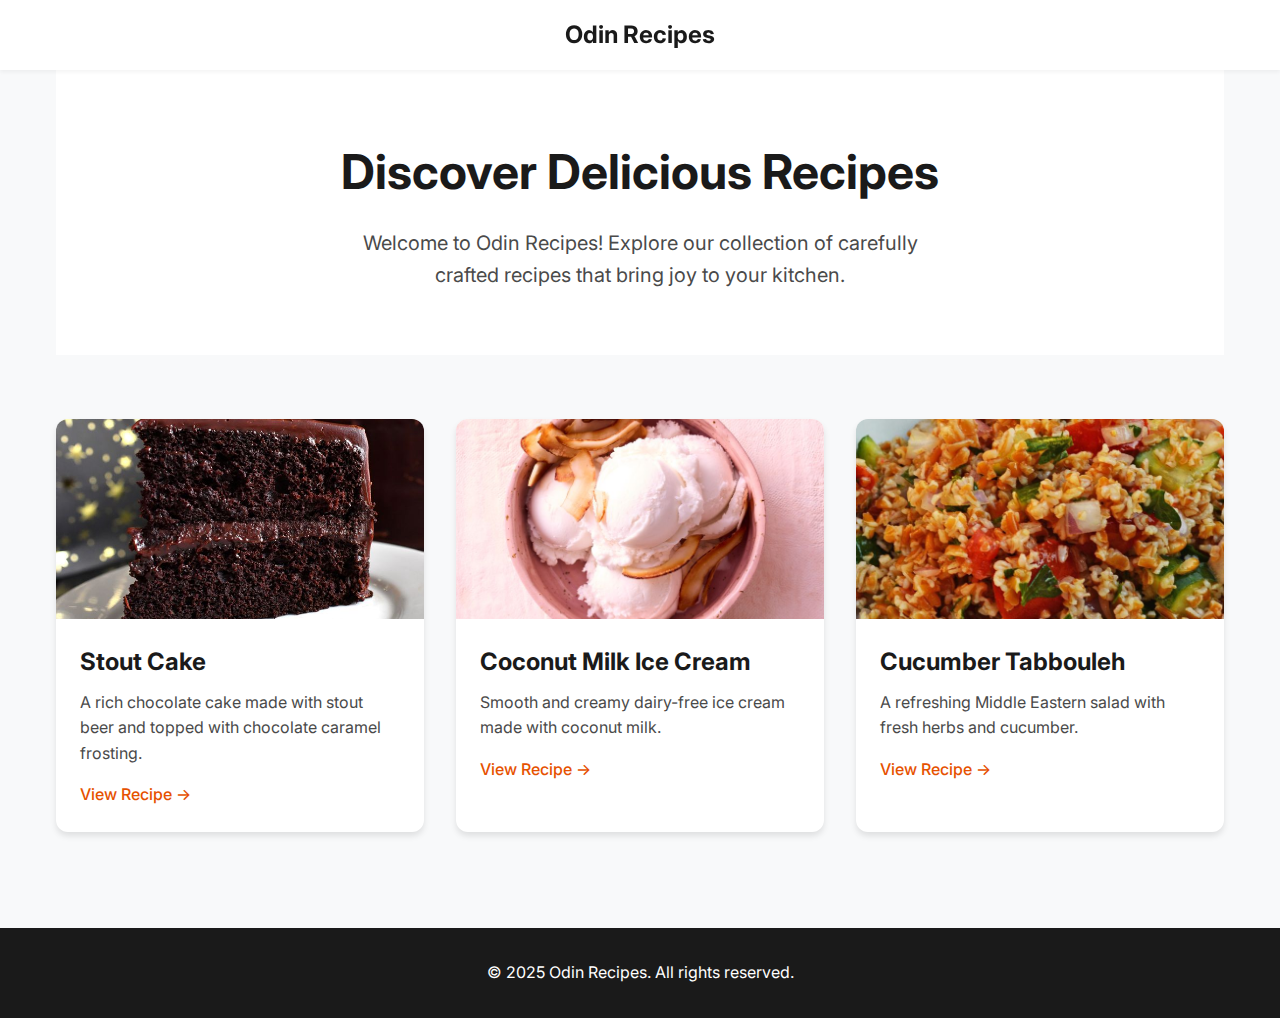
<file: index.html>
<!DOCTYPE html>
<html lang="en">
<head>
    <meta charset="UTF-8">
    <meta name="viewport" content="width=device-width, initial-scale=1.0">
    <meta name="description" content="Discover our curated collection of unique and delicious recipes at Odin Recipes">
    <meta name="keywords" content="recipe, food, cooking, delicious, homemade, stout cake, coconut ice cream, tabbouleh">
    <link rel="stylesheet" href="./css/styles.css">
    <link rel="preconnect" href="https://fonts.googleapis.com">
    <link rel="preconnect" href="https://fonts.gstatic.com" crossorigin>
    <link href="https://fonts.googleapis.com/css2?family=Inter:wght@400;500;600;700&display=swap" rel="stylesheet">
    <title>Odin Recipes - Delicious Homemade Recipes</title>
</head>
<body>
    <nav class="navbar">
        <div class="nav-content">
            <a href="/" class="nav-logo">Odin Recipes</a>
        </div>
    </nav>

    <main class="home-container">
        <section class="hero">
            <h1>Discover Delicious Recipes</h1>
            <p class="hero-text">Welcome to Odin Recipes! Explore our collection of carefully crafted recipes that bring joy to your kitchen.</p>
        </section>

        <section class="recipe-grid">
            <article class="recipe-card">
                <div class="recipe-card-image">
                    <img src="./img/Chocolate-Stout-Cake.jpg" alt="Decadent Chocolate Stout Cake">
                </div>
                <div class="recipe-card-content">
                    <h2>Stout Cake</h2>
                    <p>A rich chocolate cake made with stout beer and topped with chocolate caramel frosting.</p>
                    <a href="./recipes/stout_cake.html" class="recipe-link">View Recipe →</a>
                </div>
            </article>

            <article class="recipe-card">
                <div class="recipe-card-image">
                    <img src="./img/coconut_milk_cream.jpg" alt="Creamy Coconut Milk Ice Cream">
                </div>
                <div class="recipe-card-content">
                    <h2>Coconut Milk Ice Cream</h2>
                    <p>Smooth and creamy dairy-free ice cream made with coconut milk.</p>
                    <a href="./recipes/coconut_milt_cream.html" class="recipe-link">View Recipe →</a>
                </div>
            </article>

            <article class="recipe-card">
                <div class="recipe-card-image">
                    <img src="./img/cucumber_tab.jpg" alt="Fresh Cucumber Tabbouleh">
                </div>
                <div class="recipe-card-content">
                    <h2>Cucumber Tabbouleh</h2>
                    <p>A refreshing Middle Eastern salad with fresh herbs and cucumber.</p>
                    <a href="./recipes/cucumber_tab.html" class="recipe-link">View Recipe →</a>
                </div>
            </article>
        </section>
    </main>

    <footer class="site-footer">
        <div class="footer-content">
            <p>&copy; 2025 Odin Recipes. All rights reserved.</p>
        </div>
    </footer>
</body>
</html>
</file>
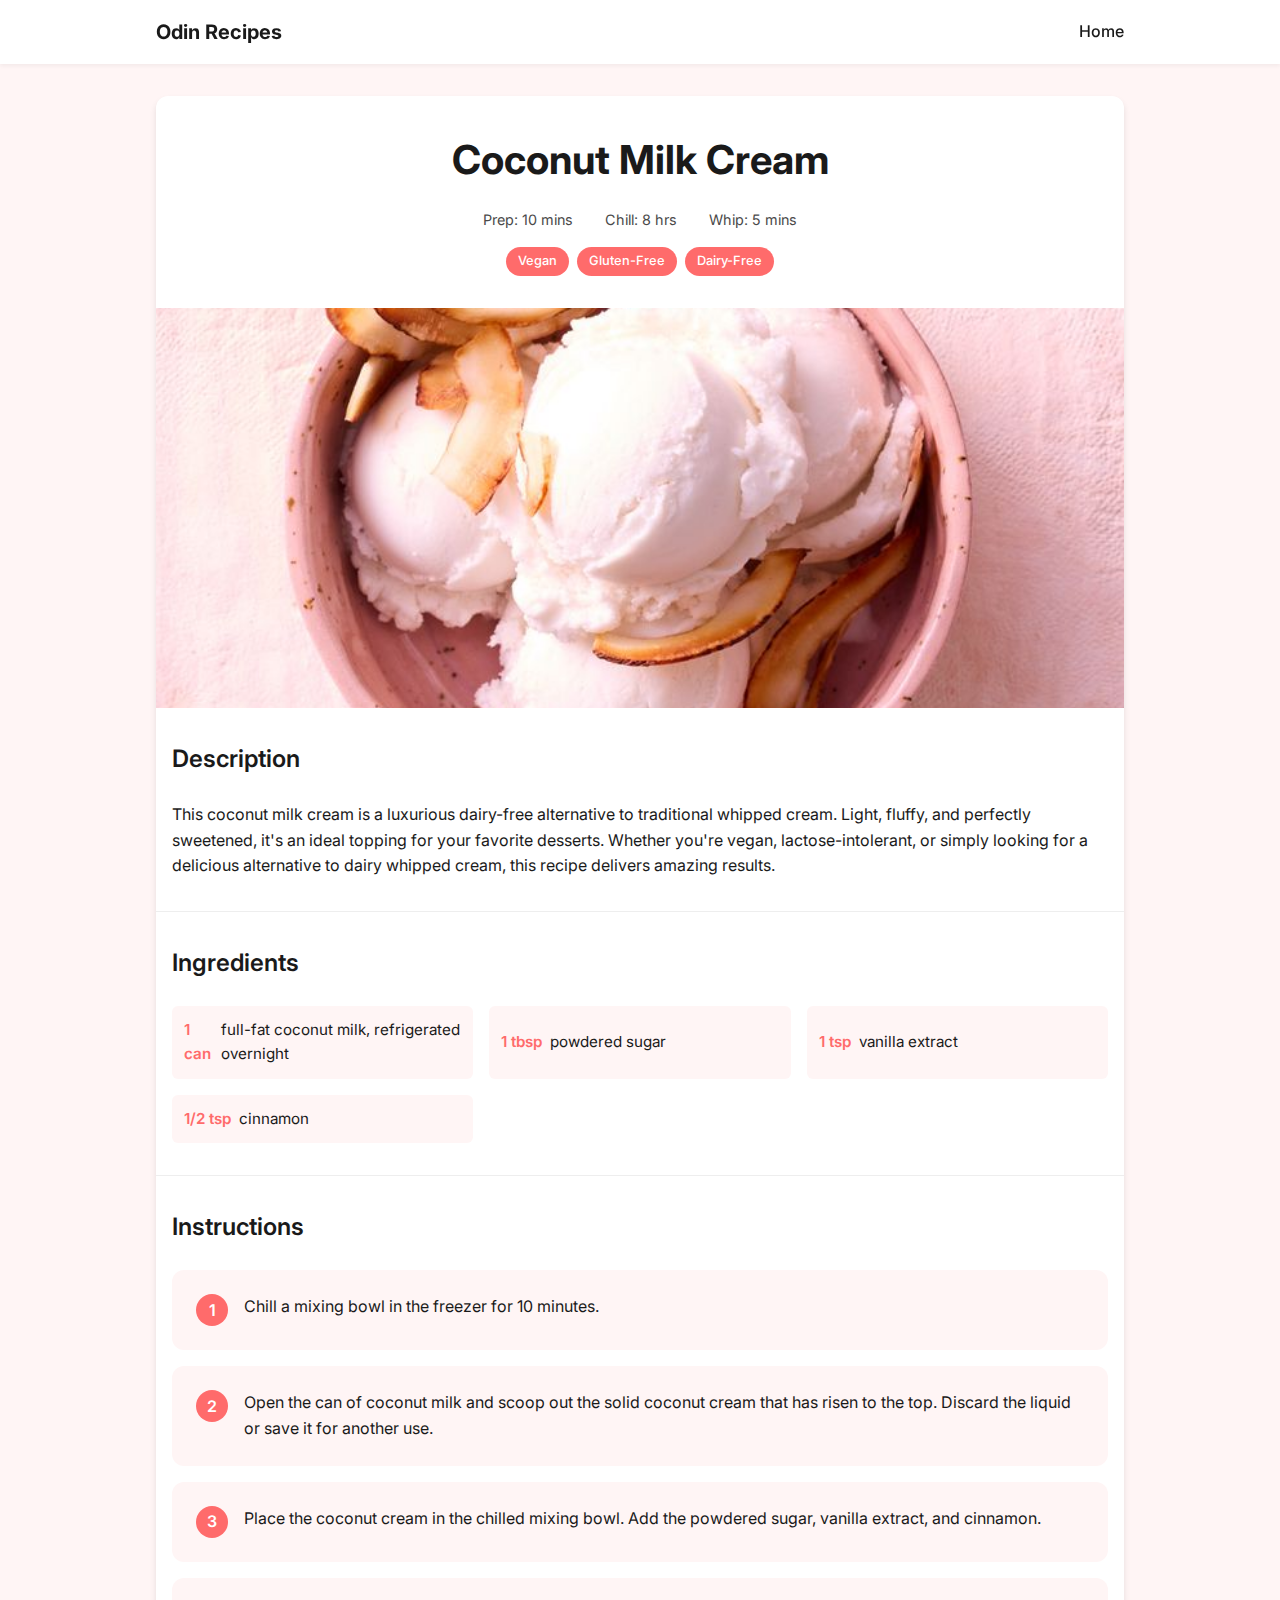
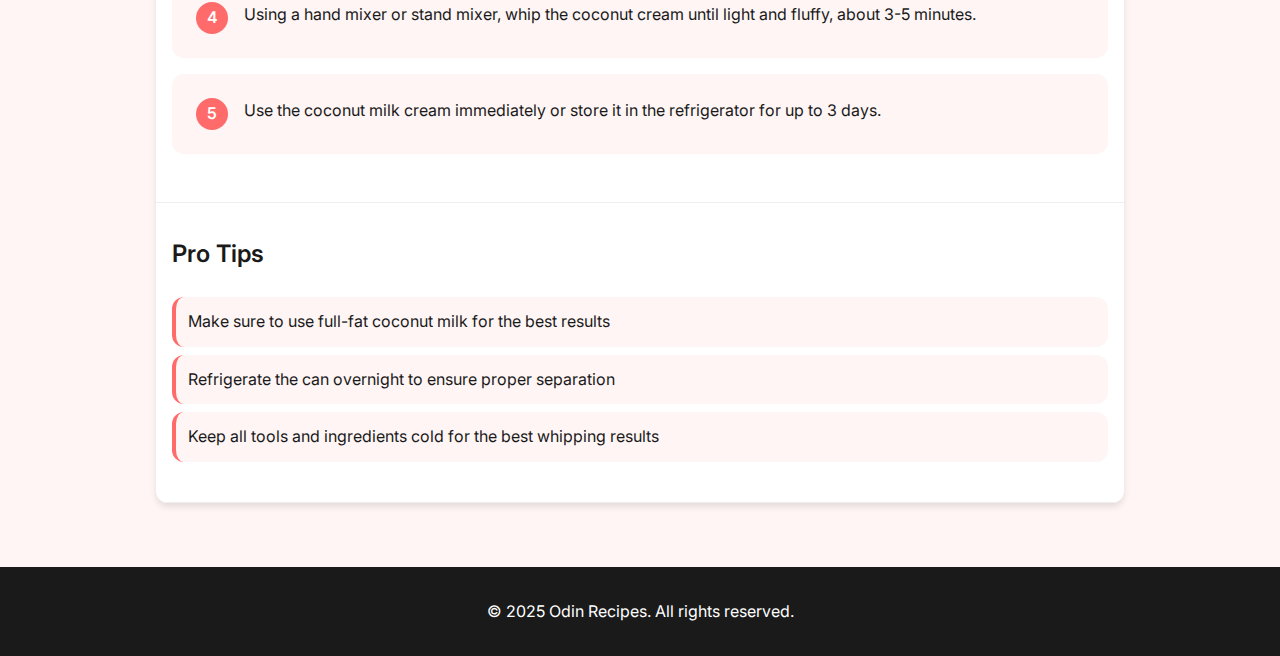
<file: recipes/coconut_milt_cream.html>
<!DOCTYPE html>
<html lang="en">
<head>
    <meta charset="UTF-8">
    <meta name="viewport" content="width=device-width, initial-scale=1.0">
    <meta name="description" content="Light and fluffy dairy-free coconut milk cream recipe - perfect for vegan dessert toppings">
    <link rel="stylesheet" href="../css/coconut.css">
    <link rel="preconnect" href="https://fonts.googleapis.com">
    <link rel="preconnect" href="https://fonts.gstatic.com" crossorigin>
    <link href="https://fonts.googleapis.com/css2?family=Inter:wght@400;500;600;700&display=swap" rel="stylesheet">
    <title>Coconut Milk Cream Recipe | Odin Recipes</title>
</head>
<body>
    <nav class="navbar">
        <div class="nav-content">
            <a href="../index.html" class="nav-logo">Odin Recipes</a>
            <a href="../index.html" class="nav-link">Home</a>
        </div>
    </nav>

    <main class="recipe-container">
        <article class="recipe-card">
            <header class="recipe-header">
                <h1>Coconut Milk Cream</h1>
                <div class="recipe-meta">
                    <span class="recipe-time">Prep: 10 mins</span>
                    <span class="recipe-time">Chill: 8 hrs</span>
                    <span class="recipe-time">Whip: 5 mins</span>
                </div>
                <div class="recipe-tags">
                    <span class="tag">Vegan</span>
                    <span class="tag">Gluten-Free</span>
                    <span class="tag">Dairy-Free</span>
                </div>
            </header>

            <div class="recipe-image-container">
                <img src="../img/coconut_milk_cream.jpg" alt="Light and fluffy coconut milk whipped cream" class="recipe-image">
            </div>

            <section class="recipe-section">
                <h2>Description</h2>
                <p>This coconut milk cream is a luxurious dairy-free alternative to traditional whipped cream. Light, fluffy, and perfectly sweetened, it's an ideal topping for your favorite desserts. Whether you're vegan, lactose-intolerant, or simply looking for a delicious alternative to dairy whipped cream, this recipe delivers amazing results.</p>
            </section>

            <section class="recipe-section ingredients">
                <h2>Ingredients</h2>
                <div class="ingredients-grid">
                    <ul>
                        <li>
                            <span class="amount">1 can</span> 
                            full-fat coconut milk, refrigerated overnight
                        </li>
                        <li>
                            <span class="amount">1 tbsp</span> 
                            powdered sugar
                        </li>
                        <li>
                            <span class="amount">1 tsp</span> 
                            vanilla extract
                        </li>
                        <li>
                            <span class="amount">1/2 tsp</span> 
                            cinnamon
                        </li>
                    </ul>
                </div>
            </section>

            <section class="recipe-section instructions">
                <h2>Instructions</h2>
                <ol class="steps-list">
                    <li>
                        <div class="step-content">
                            <span class="step-number">1</span>
                            <p>Chill a mixing bowl in the freezer for 10 minutes.</p>
                        </div>
                    </li>
                    <li>
                        <div class="step-content">
                            <span class="step-number">2</span>
                            <p>Open the can of coconut milk and scoop out the solid coconut cream that has risen to the top. Discard the liquid or save it for another use.</p>
                        </div>
                    </li>
                    <li>
                        <div class="step-content">
                            <span class="step-number">3</span>
                            <p>Place the coconut cream in the chilled mixing bowl. Add the powdered sugar, vanilla extract, and cinnamon.</p>
                        </div>
                    </li>
                    <li>
                        <div class="step-content">
                            <span class="step-number">4</span>
                            <p>Using a hand mixer or stand mixer, whip the coconut cream until light and fluffy, about 3-5 minutes.</p>
                        </div>
                    </li>
                    <li>
                        <div class="step-content">
                            <span class="step-number">5</span>
                            <p>Use the coconut milk cream immediately or store it in the refrigerator for up to 3 days.</p>
                        </div>
                    </li>
                </ol>
            </section>

            <section class="recipe-section tips">
                <h2>Pro Tips</h2>
                <ul class="tips-list">
                    <li>Make sure to use full-fat coconut milk for the best results</li>
                    <li>Refrigerate the can overnight to ensure proper separation</li>
                    <li>Keep all tools and ingredients cold for the best whipping results</li>
                </ul>
            </section>
        </article>
    </main>

    <footer class="site-footer">
        <div class="footer-content">
            <p>&copy; 2025 Odin Recipes. All rights reserved.</p>
        </div>
    </footer>
</body>
</html>
</file>
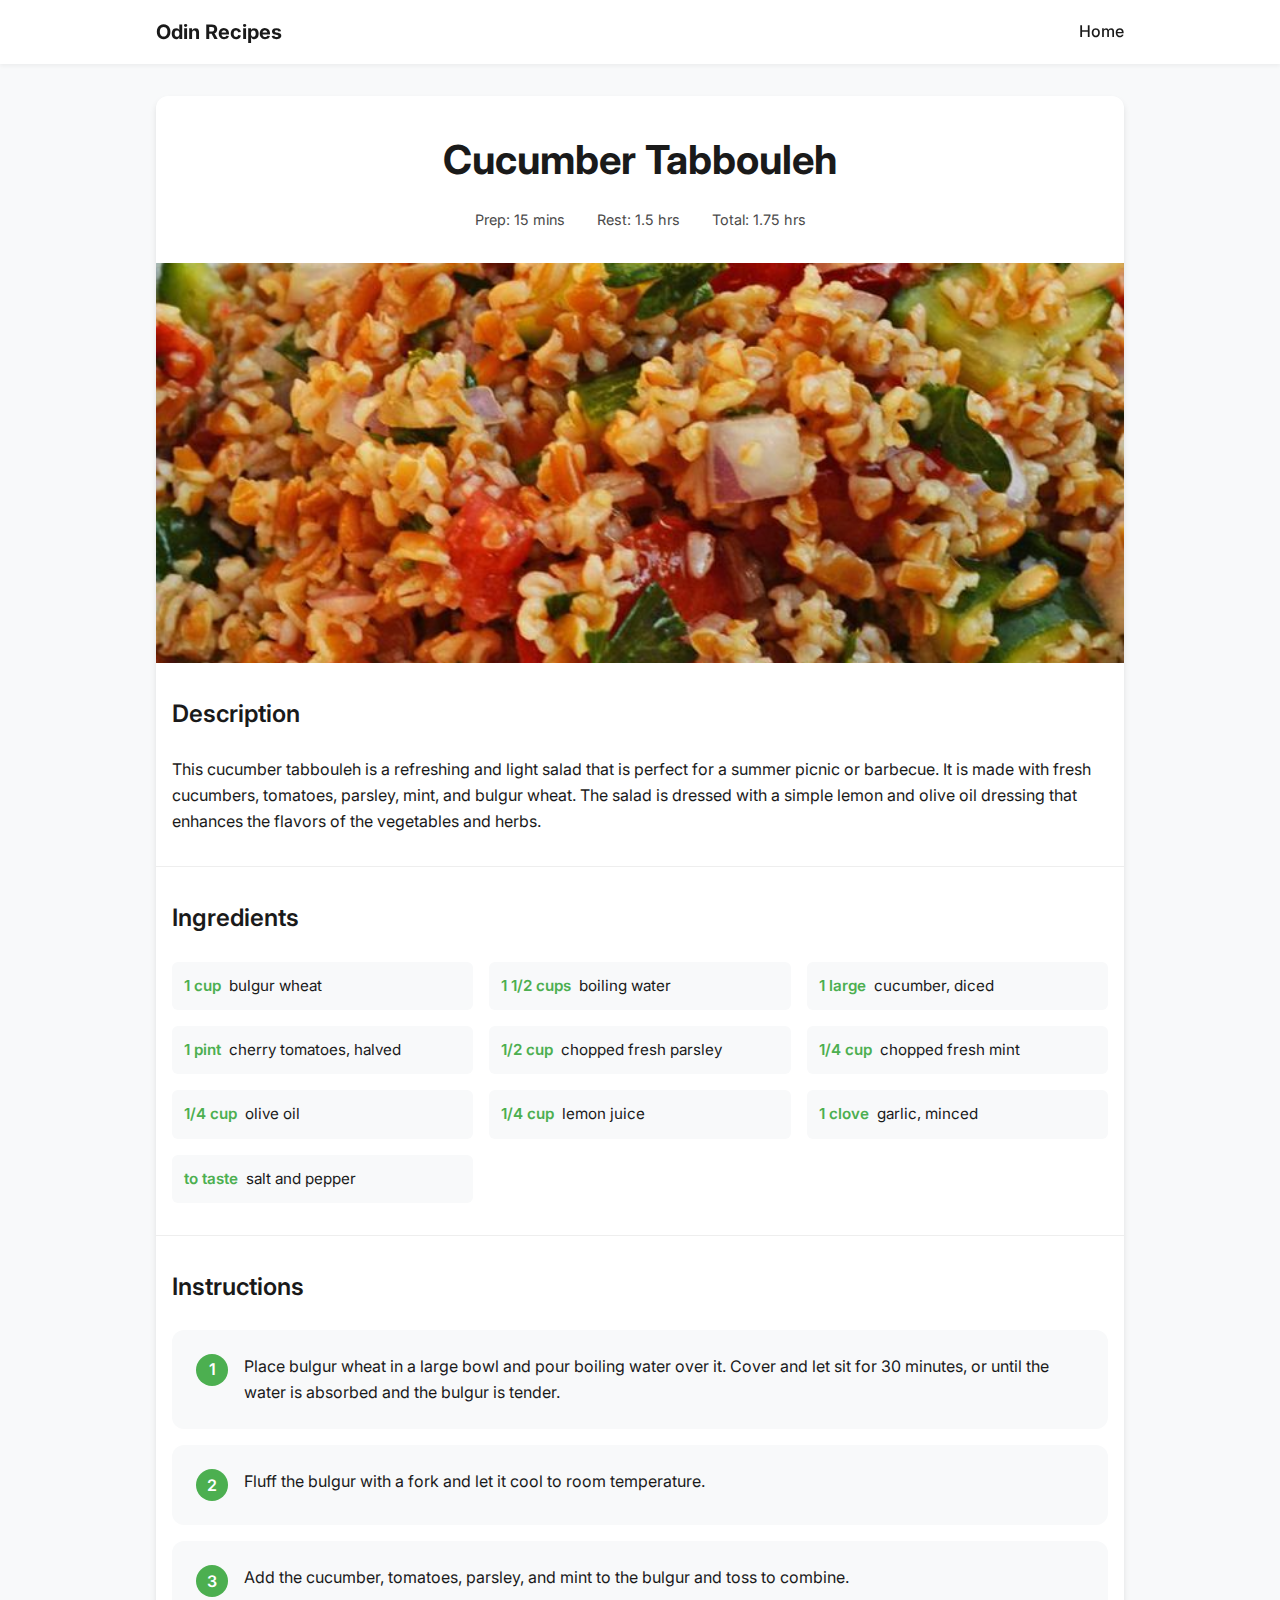
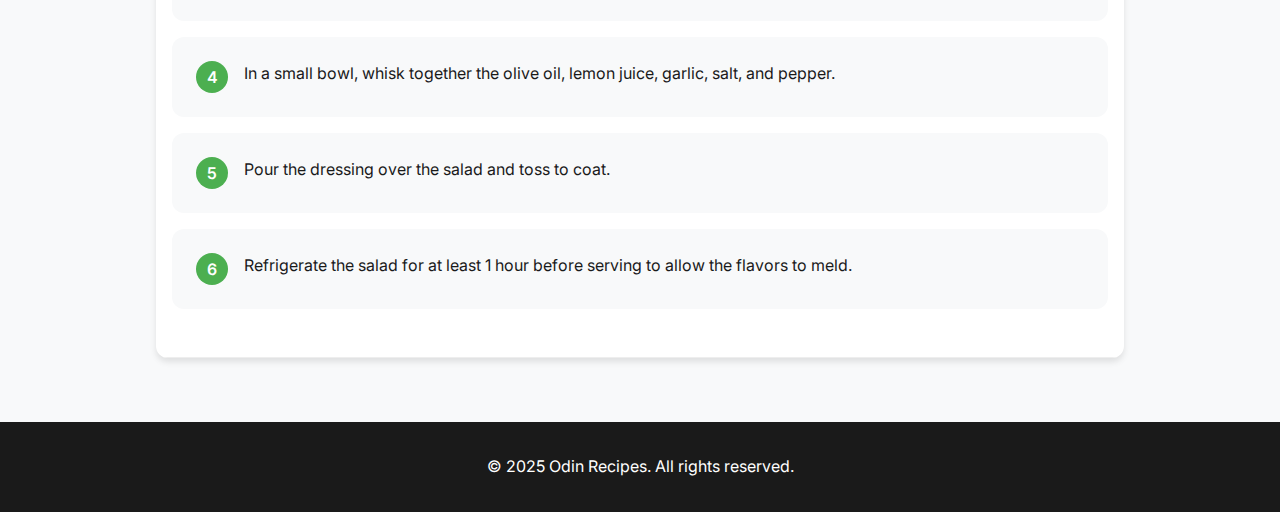
<file: recipes/cucumber_tab.html>
<!DOCTYPE html>
<html lang="en">
<head>
    <meta charset="UTF-8">
    <meta name="viewport" content="width=device-width, initial-scale=1.0">
    <meta name="description" content="Fresh and light cucumber tabbouleh recipe with bulgur wheat, herbs, and citrus dressing">
    <link rel="stylesheet" href="../css/cucumber.css">
    <link rel="preconnect" href="https://fonts.googleapis.com">
    <link rel="preconnect" href="https://fonts.gstatic.com" crossorigin>
    <link href="https://fonts.googleapis.com/css2?family=Inter:wght@400;500;600;700&display=swap" rel="stylesheet">
    <title>Cucumber Tabbouleh Recipe | Odin Recipes</title>
</head>
<body>
    <nav class="navbar">
        <div class="nav-content">
            <a href="../index.html" class="nav-logo">Odin Recipes</a>
            <a href="../index.html" class="nav-link">Home</a>
        </div>
    </nav>

    <main class="recipe-container">
        <article class="recipe-card">
            <header class="recipe-header">
                <h1>Cucumber Tabbouleh</h1>
                <div class="recipe-meta">
                    <span class="recipe-time">Prep: 15 mins</span>
                    <span class="recipe-time">Rest: 1.5 hrs</span>
                    <span class="recipe-time">Total: 1.75 hrs</span>
                </div>
            </header>

            <div class="recipe-image-container">
                <img src="../img/cucumber_tab.jpg" alt="Fresh and vibrant cucumber tabbouleh with herbs" class="recipe-image">
            </div>

            <section class="recipe-section">
                <h2>Description</h2>
                <p>This cucumber tabbouleh is a refreshing and light salad that is perfect for a summer picnic or barbecue. It is made with fresh cucumbers, tomatoes, parsley, mint, and bulgur wheat. The salad is dressed with a simple lemon and olive oil dressing that enhances the flavors of the vegetables and herbs.</p>
            </section>

            <section class="recipe-section ingredients">
                <h2>Ingredients</h2>
                <div class="ingredients-grid">
                    <ul>
                        <li><span class="amount">1 cup</span> bulgur wheat</li>
                        <li><span class="amount">1 1/2 cups</span> boiling water</li>
                        <li><span class="amount">1 large</span> cucumber, diced</li>
                        <li><span class="amount">1 pint</span> cherry tomatoes, halved</li>
                        <li><span class="amount">1/2 cup</span> chopped fresh parsley</li>
                        <li><span class="amount">1/4 cup</span> chopped fresh mint</li>
                        <li><span class="amount">1/4 cup</span> olive oil</li>
                        <li><span class="amount">1/4 cup</span> lemon juice</li>
                        <li><span class="amount">1 clove</span> garlic, minced</li>
                        <li><span class="amount">to taste</span> salt and pepper</li>
                    </ul>
                </div>
            </section>

            <section class="recipe-section instructions">
                <h2>Instructions</h2>
                <ol class="steps-list">
                    <li>
                        <div class="step-content">
                            <span class="step-number">1</span>
                            <p>Place bulgur wheat in a large bowl and pour boiling water over it. Cover and let sit for 30 minutes, or until the water is absorbed and the bulgur is tender.</p>
                        </div>
                    </li>
                    <li>
                        <div class="step-content">
                            <span class="step-number">2</span>
                            <p>Fluff the bulgur with a fork and let it cool to room temperature.</p>
                        </div>
                    </li>
                    <li>
                        <div class="step-content">
                            <span class="step-number">3</span>
                            <p>Add the cucumber, tomatoes, parsley, and mint to the bulgur and toss to combine.</p>
                        </div>
                    </li>
                    <li>
                        <div class="step-content">
                            <span class="step-number">4</span>
                            <p>In a small bowl, whisk together the olive oil, lemon juice, garlic, salt, and pepper.</p>
                        </div>
                    </li>
                    <li>
                        <div class="step-content">
                            <span class="step-number">5</span>
                            <p>Pour the dressing over the salad and toss to coat.</p>
                        </div>
                    </li>
                    <li>
                        <div class="step-content">
                            <span class="step-number">6</span>
                            <p>Refrigerate the salad for at least 1 hour before serving to allow the flavors to meld.</p>
                        </div>
                    </li>
                </ol>
            </section>
        </article>
    </main>

    <footer class="site-footer">
        <div class="footer-content">
            <p>&copy; 2025 Odin Recipes. All rights reserved.</p>
        </div>
    </footer>
</body>
</html>
</file>
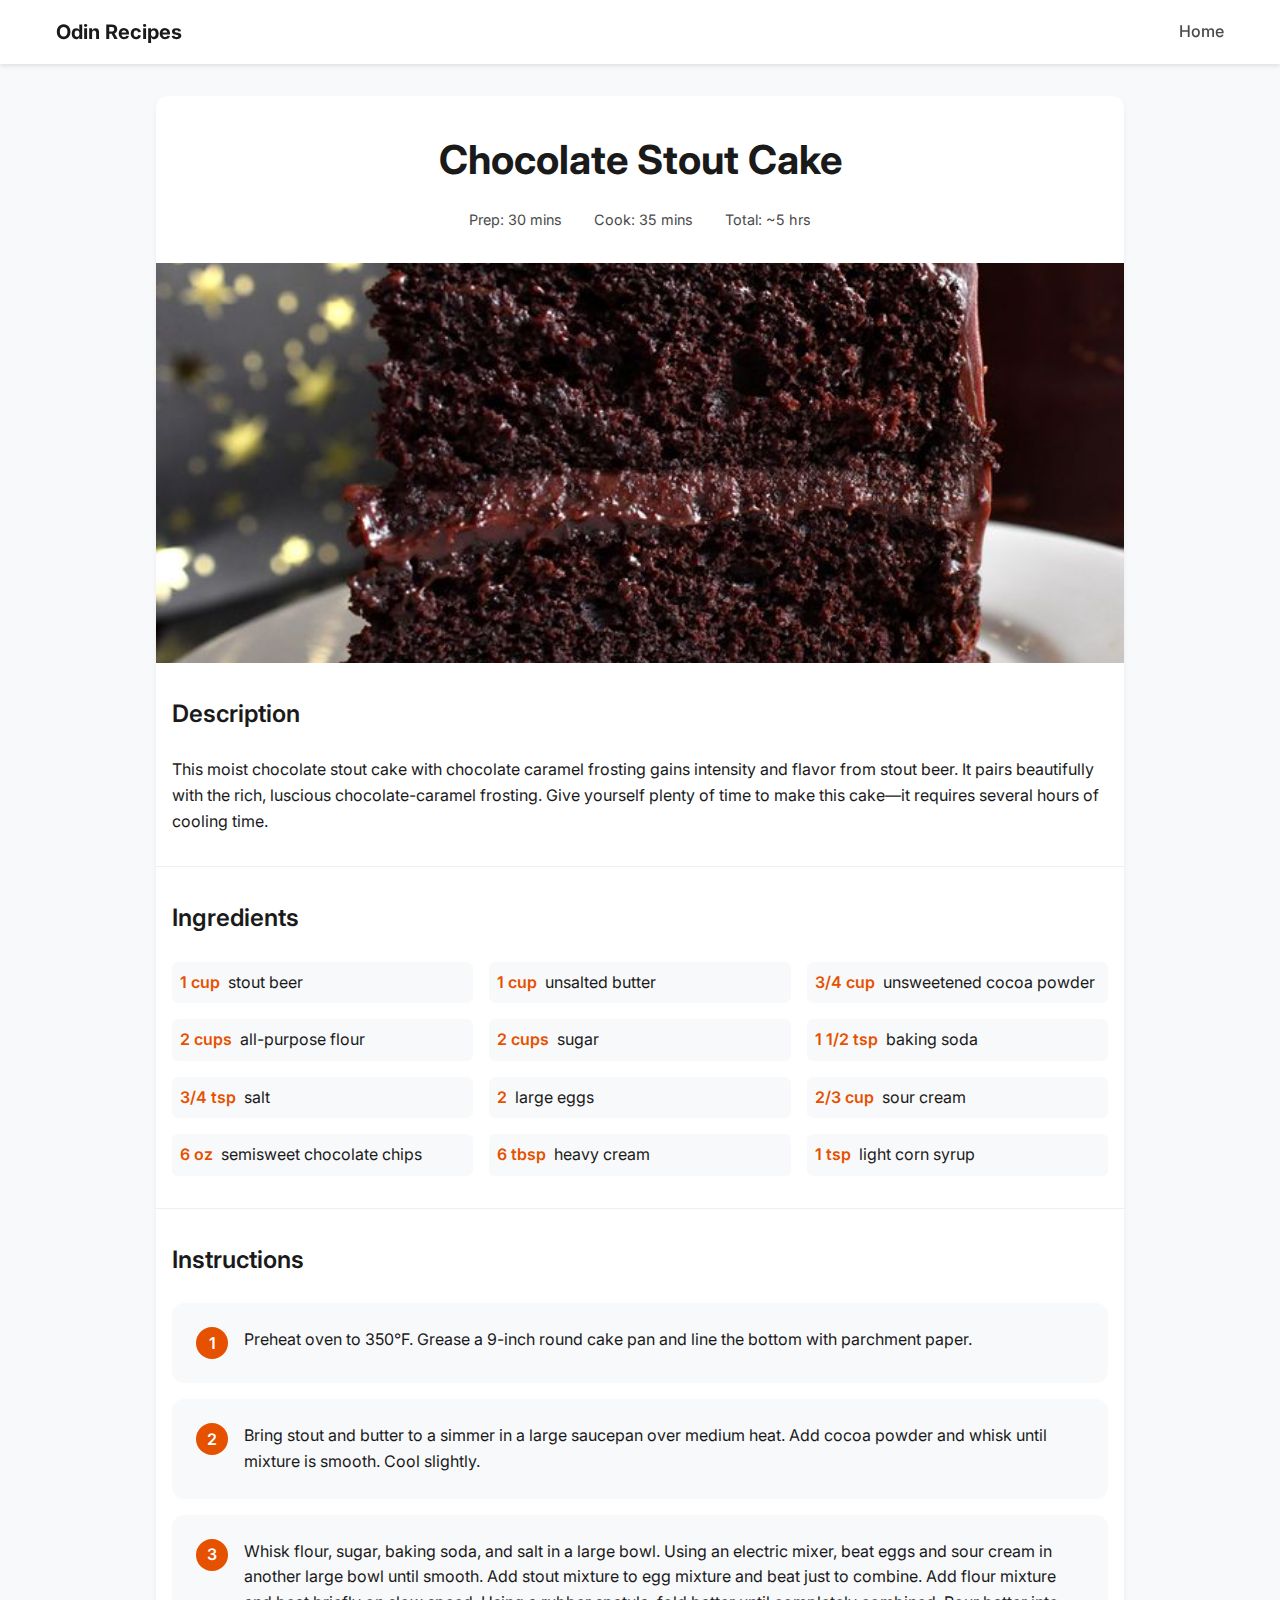
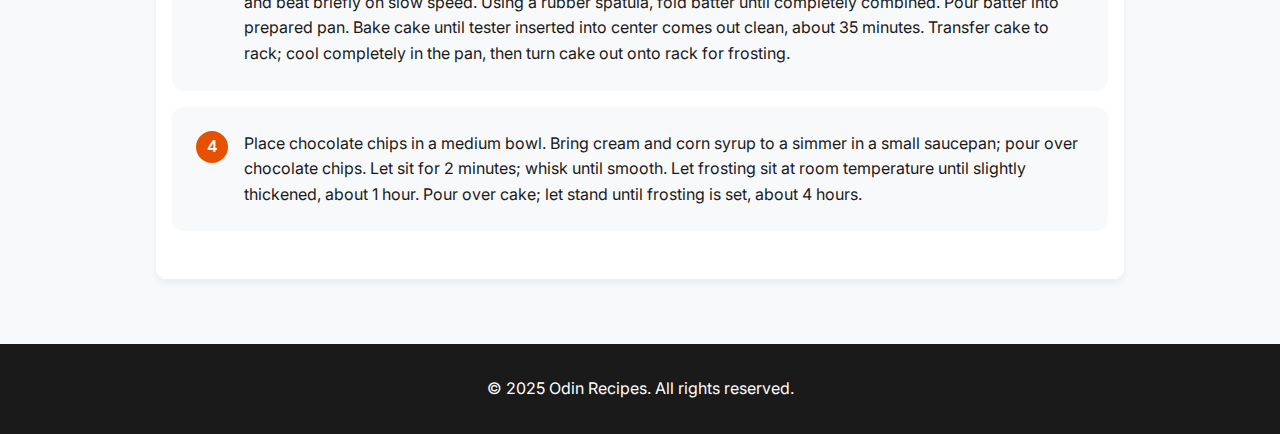
<file: recipes/stout_cake.html>
<!DOCTYPE html>
<html lang="en">
<head>
    <meta charset="UTF-8">
    <meta name="viewport" content="width=device-width, initial-scale=1.0">
    <link rel="stylesheet" href="../css/stout.css">
    <link rel="preconnect" href="https://fonts.googleapis.com">
    <link rel="preconnect" href="https://fonts.gstatic.com" crossorigin>
    <link href="https://fonts.googleapis.com/css2?family=Inter:wght@400;500;600;700&display=swap" rel="stylesheet">
    <title>Stout Cake Recipe</title>
</head>
<body>
    <nav class="navbar">
        <div class="nav-content">
            <a href="../index.html" class="nav-logo">Odin Recipes</a>
            <a href="../index.html" class="nav-link">Home</a>
        </div>
    </nav>

    <main class="recipe-container">
        <article class="recipe-card">
            <header class="recipe-header">
                <h1>Chocolate Stout Cake</h1>
                <div class="recipe-meta">
                    <span class="recipe-time">Prep: 30 mins</span>
                    <span class="recipe-time">Cook: 35 mins</span>
                    <span class="recipe-time">Total: ~5 hrs</span>
                </div>
            </header>

            <div class="recipe-image-container">
                <img src="../img/Chocolate-Stout-Cake.jpg" alt="A rich and decadent Chocolate stout cake with glossy frosting" class="recipe-image">
            </div>

            <section class="recipe-section">
                <h2>Description</h2>
                <p>This moist chocolate stout cake with chocolate caramel frosting gains intensity and flavor from stout beer. It pairs beautifully with the rich, luscious chocolate-caramel frosting. Give yourself plenty of time to make this cake—it requires several hours of cooling time.</p>
            </section>

            <section class="recipe-section ingredients">
                <h2>Ingredients</h2>
                <div class="ingredients-grid">
                    <ul>
                        <li><span class="amount">1 cup</span> stout beer</li>
                        <li><span class="amount">1 cup</span> unsalted butter</li>
                        <li><span class="amount">3/4 cup</span> unsweetened cocoa powder</li>
                        <li><span class="amount">2 cups</span> all-purpose flour</li>
                        <li><span class="amount">2 cups</span> sugar</li>
                        <li><span class="amount">1 1/2 tsp</span> baking soda</li>
                        <li><span class="amount">3/4 tsp</span> salt</li>
                        <li><span class="amount">2</span> large eggs</li>
                        <li><span class="amount">2/3 cup</span> sour cream</li>
                        <li><span class="amount">6 oz</span> semisweet chocolate chips</li>
                        <li><span class="amount">6 tbsp</span> heavy cream</li>
                        <li><span class="amount">1 tsp</span> light corn syrup</li>
                    </ul>
                </div>
            </section>

            <section class="recipe-section instructions">
                <h2>Instructions</h2>
                <ol class="steps-list">
                    <li>
                        <div class="step-content">
                            <span class="step-number">1</span>
                            <p>Preheat oven to 350°F. Grease a 9-inch round cake pan and line the bottom with parchment paper.</p>
                        </div>
                    </li>
                    <li>
                        <div class="step-content">
                            <span class="step-number">2</span>
                            <p>Bring stout and butter to a simmer in a large saucepan over medium heat. Add cocoa powder and whisk until mixture is smooth. Cool slightly.</p>
                        </div>
                    </li>
                    <li>
                        <div class="step-content">
                            <span class="step-number">3</span>
                            <p>Whisk flour, sugar, baking soda, and salt in a large bowl. Using an electric mixer, beat eggs and sour cream in another large bowl until smooth. Add stout mixture to egg mixture and beat just to combine. Add flour mixture and beat briefly on slow speed. Using a rubber spatula, fold batter until completely combined. Pour batter into prepared pan. Bake cake until tester inserted into center comes out clean, about 35 minutes. Transfer cake to rack; cool completely in the pan, then turn cake out onto rack for frosting.</p>
                        </div>
                    </li>
                    <li>
                        <div class="step-content">
                            <span class="step-number">4</span>
                            <p>Place chocolate chips in a medium bowl. Bring cream and corn syrup to a simmer in a small saucepan; pour over chocolate chips. Let sit for 2 minutes; whisk until smooth. Let frosting sit at room temperature until slightly thickened, about 1 hour. Pour over cake; let stand until frosting is set, about 4 hours.</p>
                        </div>
                    </li>
                </ol>
            </section>
        </article>
    </main>

    <footer class="site-footer">
        <p>&copy; 2025 Odin Recipes. All rights reserved.</p>
    </footer>
</body>
</html>
</file>
<file: css/styles.css>
/* Modern CSS Reset and Variables */
:root {
    --primary-color: #1a1a1a;
    --secondary-color: #4a4a4a;
    --accent-color: #e65100;
    --background-color: #f8f9fa;
    --card-background: #ffffff;
    --border-radius: 12px;
    --spacing-unit: 1rem;
    --transition-speed: 0.3s;
    --max-width: 1200px;
    --shadow-sm: 0 2px 4px rgba(0, 0, 0, 0.05);
    --shadow-md: 0 4px 6px rgba(0, 0, 0, 0.1);
    --shadow-lg: 0 10px 15px rgba(0, 0, 0, 0.1);
}

/* Base Styles */
* {
    margin: 0;
    padding: 0;
    box-sizing: border-box;
}

body {
    font-family: 'Inter', sans-serif;
    line-height: 1.6;
    color: var(--primary-color);
    background-color: var(--background-color);
}

/* Navigation */
.navbar {
    background-color: var(--card-background);
    box-shadow: var(--shadow-sm);
    position: sticky;
    top: 0;
    z-index: 1000;
}

.nav-content {
    max-width: var(--max-width);
    margin: 0 auto;
    padding: 1rem var(--spacing-unit);
    display: flex;
    justify-content: center;
    align-items: center;
}

.nav-logo {
    font-weight: 700;
    font-size: 1.5rem;
    color: var(--primary-color);
    text-decoration: none;
    transition: color var(--transition-speed);
}

.nav-logo:hover {
    color: var(--accent-color);
}

/* Hero Section */
.hero {
    text-align: center;
    padding: 4rem var(--spacing-unit);
    background-color: var(--card-background);
    margin-bottom: 2rem;
}

.hero h1 {
    font-size: 3rem;
    font-weight: 700;
    margin-bottom: 1rem;
    color: var(--primary-color);
}

.hero-text {
    font-size: 1.25rem;
    color: var(--secondary-color);
    max-width: 600px;
    margin: 0 auto;
}

/* Recipe Grid */
.home-container {
    max-width: var(--max-width);
    margin: 0 auto;
    padding: 0 var(--spacing-unit);
}

.recipe-grid {
    display: grid;
    grid-template-columns: repeat(auto-fit, minmax(300px, 1fr));
    gap: 2rem;
    padding: 2rem 0;
}

.recipe-card {
    background-color: var(--card-background);
    border-radius: var(--border-radius);
    overflow: hidden;
    box-shadow: var(--shadow-md);
    transition: transform var(--transition-speed);
}

.recipe-card:hover {
    transform: translateY(-4px);
    box-shadow: var(--shadow-lg);
}

.recipe-card-image {
    width: 100%;
    height: 200px;
    overflow: hidden;
}

.recipe-card-image img {
    width: 100%;
    height: 100%;
    object-fit: cover;
    transition: transform var(--transition-speed);
}

.recipe-card:hover .recipe-card-image img {
    transform: scale(1.05);
}

.recipe-card-content {
    padding: 1.5rem;
}

.recipe-card-content h2 {
    font-size: 1.5rem;
    margin-bottom: 0.5rem;
    color: var(--primary-color);
}

.recipe-card-content p {
    color: var(--secondary-color);
    margin-bottom: 1rem;
}

.recipe-link {
    display: inline-block;
    color: var(--accent-color);
    text-decoration: none;
    font-weight: 500;
    transition: transform var(--transition-speed);
}

.recipe-link:hover {
    transform: translateX(4px);
}

/* Footer */
.site-footer {
    background-color: var(--primary-color);
    color: white;
    padding: 2rem var(--spacing-unit);
    margin-top: 4rem;
}

.footer-content {
    max-width: var(--max-width);
    margin: 0 auto;
    text-align: center;
}

/* Responsive Design */
@media (max-width: 768px) {
    .hero h1 {
        font-size: 2.5rem;
    }

    .hero-text {
        font-size: 1.1rem;
    }

    .recipe-grid {
        grid-template-columns: repeat(auto-fit, minmax(250px, 1fr));
        gap: 1.5rem;
    }
}

@media (max-width: 480px) {
    .hero {
        padding: 2rem var(--spacing-unit);
    }

    .hero h1 {
        font-size: 2rem;
    }

    .hero-text {
        font-size: 1rem;
    }

    .recipe-grid {
        grid-template-columns: 1fr;
        gap: 1rem;
    }

    .recipe-card-image {
        height: 180px;
    }
}
</file>
<file: css/coconut.css>
/* Modern CSS Reset and Variables */
:root {
    --primary-color: #1a1a1a;
    --secondary-color: #4a4a4a;
    --accent-color: #ff6b6b;  /* Soft pink accent for the dessert theme */
    --background-color: #fff5f5;
    --card-background: #ffffff;
    --border-radius: 12px;
    --spacing-unit: 1rem;
    --transition-speed: 0.3s;
    --max-width: 1000px;
    --shadow-sm: 0 2px 4px rgba(0, 0, 0, 0.05);
    --shadow-md: 0 4px 6px rgba(0, 0, 0, 0.1);
}

/* Base Styles */
* {
    margin: 0;
    padding: 0;
    box-sizing: border-box;
}

body {
    font-family: 'Inter', sans-serif;
    line-height: 1.6;
    color: var(--primary-color);
    background-color: var(--background-color);
}

/* Navigation */
.navbar {
    background-color: var(--card-background);
    box-shadow: var(--shadow-sm);
    position: sticky;
    top: 0;
    z-index: 1000;
}

.nav-content {
    max-width: var(--max-width);
    margin: 0 auto;
    padding: 1rem var(--spacing-unit);
    display: flex;
    justify-content: space-between;
    align-items: center;
}

.nav-logo, .nav-link {
    color: var(--primary-color);
    text-decoration: none;
    font-weight: 500;
    transition: color var(--transition-speed);
}

.nav-logo {
    font-weight: 700;
    font-size: 1.25rem;
}

.nav-logo:hover, .nav-link:hover {
    color: var(--accent-color);
}

/* Recipe Container */
.recipe-container {
    max-width: var(--max-width);
    margin: 2rem auto;
    padding: 0 var(--spacing-unit);
}

.recipe-card {
    background-color: var(--card-background);
    border-radius: var(--border-radius);
    box-shadow: var(--shadow-md);
    overflow: hidden;
}

/* Recipe Header */
.recipe-header {
    text-align: center;
    padding: 2rem var(--spacing-unit);
}

h1 {
    font-size: 2.5rem;
    color: var(--primary-color);
    margin-bottom: 1rem;
    font-weight: 700;
}

.recipe-meta {
    display: flex;
    justify-content: center;
    gap: 2rem;
    color: var(--secondary-color);
    font-size: 0.9rem;
    margin-bottom: 1rem;
}

/* Recipe Tags */
.recipe-tags {
    display: flex;
    justify-content: center;
    gap: 0.5rem;
    margin-top: 1rem;
}

.tag {
    background-color: var(--accent-color);
    color: white;
    padding: 0.25rem 0.75rem;
    border-radius: 999px;
    font-size: 0.8rem;
    font-weight: 500;
}

/* Recipe Image */
.recipe-image-container {
    width: 100%;
    height: 400px;
    overflow: hidden;
}

.recipe-image {
    width: 100%;
    height: 100%;
    object-fit: cover;
    transition: transform var(--transition-speed);
}

.recipe-image:hover {
    transform: scale(1.02);
}

/* Recipe Sections */
.recipe-section {
    padding: 2rem var(--spacing-unit);
    border-bottom: 1px solid #eee;
}

h2 {
    font-size: 1.5rem;
    color: var(--primary-color);
    margin-bottom: 1.5rem;
    font-weight: 600;
}

/* Ingredients */
.ingredients-grid ul {
    list-style: none;
    display: grid;
    grid-template-columns: repeat(auto-fill, minmax(250px, 1fr));
    gap: 1rem;
}

.ingredients-grid li {
    display: flex;
    align-items: center;
    gap: 0.5rem;
    padding: 0.75rem;
    background-color: #fff5f5;
    border-radius: 6px;
    font-size: 0.95rem;
}

.amount {
    font-weight: 600;
    color: var(--accent-color);
}

/* Instructions */
.steps-list {
    list-style: none;
    counter-reset: step-counter;
}

.step-content {
    display: grid;
    grid-template-columns: auto 1fr;
    gap: 1rem;
    padding: 1.5rem;
    background-color: #fff5f5;
    border-radius: var(--border-radius);
    margin-bottom: 1rem;
}

.step-number {
    background-color: var(--accent-color);
    color: white;
    width: 2rem;
    height: 2rem;
    display: flex;
    align-items: center;
    justify-content: center;
    border-radius: 50%;
    font-weight: 600;
}

/* Tips Section */
.tips-list {
    list-style: none;
}

.tips-list li {
    padding: 0.75rem;
    margin-bottom: 0.5rem;
    background-color: #fff5f5;
    border-radius: var(--border-radius);
    border-left: 4px solid var(--accent-color);
}

/* Footer */
.site-footer {
    background-color: var(--primary-color);
    color: white;
    padding: 2rem var(--spacing-unit);
    margin-top: 4rem;
}

.footer-content {
    max-width: var(--max-width);
    margin: 0 auto;
    text-align: center;
}

/* Responsive Design */
@media (max-width: 768px) {
    h1 {
        font-size: 2rem;
    }

    .recipe-meta {
        flex-direction: column;
        gap: 0.5rem;
    }

    .recipe-image-container {
        height: 300px;
    }

    .ingredients-grid ul {
        grid-template-columns: 1fr;
    }
}

@media (max-width: 480px) {
    .recipe-header {
        padding: 1.5rem var(--spacing-unit);
    }

    h1 {
        font-size: 1.75rem;
    }

    .recipe-image-container {
        height: 200px;
    }

    .recipe-tags {
        flex-wrap: wrap;
    }

    .step-content {
        grid-template-columns: 1fr;
        text-align: center;
    }

    .step-number {
        margin: 0 auto;
    }
}
</file>
<file: css/cucumber.css>
/* Modern CSS Reset and Variables */
:root {
    --primary-color: #1a1a1a;
    --secondary-color: #4a4a4a;
    --accent-color: #4caf50;  /* Green accent for the fresh theme */
    --background-color: #f8f9fa;
    --card-background: #ffffff;
    --border-radius: 12px;
    --spacing-unit: 1rem;
    --transition-speed: 0.3s;
    --max-width: 1000px;
    --shadow-sm: 0 2px 4px rgba(0, 0, 0, 0.05);
    --shadow-md: 0 4px 6px rgba(0, 0, 0, 0.1);
}

/* Base Styles */
* {
    margin: 0;
    padding: 0;
    box-sizing: border-box;
}

body {
    font-family: 'Inter', sans-serif;
    line-height: 1.6;
    color: var(--primary-color);
    background-color: var(--background-color);
}

/* Navigation */
.navbar {
    background-color: var(--card-background);
    box-shadow: var(--shadow-sm);
    position: sticky;
    top: 0;
    z-index: 1000;
}

.nav-content {
    max-width: var(--max-width);
    margin: 0 auto;
    padding: 1rem var(--spacing-unit);
    display: flex;
    justify-content: space-between;
    align-items: center;
}

.nav-logo, .nav-link {
    color: var(--primary-color);
    text-decoration: none;
    font-weight: 500;
    transition: color var(--transition-speed);
}

.nav-logo {
    font-weight: 700;
    font-size: 1.25rem;
}

.nav-logo:hover, .nav-link:hover {
    color: var(--accent-color);
}

/* Recipe Container */
.recipe-container {
    max-width: var(--max-width);
    margin: 2rem auto;
    padding: 0 var(--spacing-unit);
}

.recipe-card {
    background-color: var(--card-background);
    border-radius: var(--border-radius);
    box-shadow: var(--shadow-md);
    overflow: hidden;
}

/* Recipe Header */
.recipe-header {
    text-align: center;
    padding: 2rem var(--spacing-unit);
}

h1 {
    font-size: 2.5rem;
    color: var(--primary-color);
    margin-bottom: 1rem;
    font-weight: 700;
}

.recipe-meta {
    display: flex;
    justify-content: center;
    gap: 2rem;
    color: var(--secondary-color);
    font-size: 0.9rem;
}

/* Recipe Image */
.recipe-image-container {
    width: 100%;
    height: 400px;
    overflow: hidden;
}

.recipe-image {
    width: 100%;
    height: 100%;
    object-fit: cover;
}

/* Recipe Sections */
.recipe-section {
    padding: 2rem var(--spacing-unit);
    border-bottom: 1px solid #eee;
}

h2 {
    font-size: 1.5rem;
    color: var(--primary-color);
    margin-bottom: 1.5rem;
    font-weight: 600;
}

/* Ingredients */
.ingredients-grid ul {
    list-style: none;
    display: grid;
    grid-template-columns: repeat(auto-fill, minmax(250px, 1fr));
    gap: 1rem;
}

.ingredients-grid li {
    display: flex;
    align-items: center;
    gap: 0.5rem;
    padding: 0.75rem;
    background-color: #f8f9fa;
    border-radius: 6px;
    font-size: 0.95rem;
}

.amount {
    font-weight: 600;
    color: var(--accent-color);
}

/* Instructions */
.steps-list {
    list-style: none;
    counter-reset: step-counter;
}

.step-content {
    display: grid;
    grid-template-columns: auto 1fr;
    gap: 1rem;
    padding: 1.5rem;
    background-color: #f8f9fa;
    border-radius: var(--border-radius);
    margin-bottom: 1rem;
}

.step-number {
    background-color: var(--accent-color);
    color: white;
    width: 2rem;
    height: 2rem;
    display: flex;
    align-items: center;
    justify-content: center;
    border-radius: 50%;
    font-weight: 600;
}

/* Footer */
.site-footer {
    background-color: var(--primary-color);
    color: white;
    padding: 2rem var(--spacing-unit);
    margin-top: 4rem;
}

.footer-content {
    max-width: var(--max-width);
    margin: 0 auto;
    text-align: center;
}

/* Responsive Design */
@media (max-width: 768px) {
    h1 {
        font-size: 2rem;
    }

    .recipe-meta {
        flex-direction: column;
        gap: 0.5rem;
    }

    .recipe-image-container {
        height: 300px;
    }

    .ingredients-grid ul {
        grid-template-columns: 1fr;
    }
}

@media (max-width: 480px) {
    .recipe-header {
        padding: 1.5rem var(--spacing-unit);
    }

    h1 {
        font-size: 1.75rem;
    }

    .recipe-image-container {
        height: 200px;
    }

    .step-content {
        grid-template-columns: 1fr;
        text-align: center;
    }

    .step-number {
        margin: 0 auto;
    }
}
</file>
<file: css/stout.css>
/* Modern CSS Reset and Base Styles */
:root {
    --primary-color: #1a1a1a;
    --secondary-color: #4a4a4a;
    --accent-color: #e65100;
    --background-color: #f8f9fa;
    --card-background: #ffffff;
    --border-radius: 12px;
    --spacing-unit: 1rem;
    --transition-speed: 0.3s;
}

* {
    margin: 0;
    padding: 0;
    box-sizing: border-box;
}

body {
    font-family: 'Inter', sans-serif;
    line-height: 1.6;
    color: var(--primary-color);
    background-color: var(--background-color);
}

/* Navigation */
.navbar {
    background-color: var(--card-background);
    box-shadow: 0 2px 4px rgba(0, 0, 0, 0.1);
    position: sticky;
    top: 0;
    z-index: 1000;
}

.nav-content {
    max-width: 1200px;
    margin: 0 auto;
    padding: 1rem var(--spacing-unit);
    display: flex;
    justify-content: space-between;
    align-items: center;
}

.nav-logo {
    font-weight: 700;
    font-size: 1.25rem;
    color: var(--primary-color);
    text-decoration: none;
}

.nav-link {
    color: var(--secondary-color);
    text-decoration: none;
    font-weight: 500;
    transition: color var(--transition-speed);
}

.nav-link:hover {
    color: var(--accent-color);
}

/* Recipe Container */
.recipe-container {
    max-width: 1000px;
    margin: 2rem auto;
    padding: 0 var(--spacing-unit);
}

.recipe-card {
    background-color: var(--card-background);
    border-radius: var(--border-radius);
    box-shadow: 0 4px 6px rgba(0, 0, 0, 0.05);
    overflow: hidden;
}

/* Recipe Header */
.recipe-header {
    text-align: center;
    padding: 2rem var(--spacing-unit);
}

h1 {
    font-size: 2.5rem;
    color: var(--primary-color);
    margin-bottom: 1rem;
    font-weight: 700;
}

.recipe-meta {
    display: flex;
    justify-content: center;
    gap: 2rem;
    color: var(--secondary-color);
    font-size: 0.9rem;
}

/* Recipe Image */
.recipe-image-container {
    width: 100%;
    height: 400px;
    overflow: hidden;
}

.recipe-image {
    width: 100%;
    height: 100%;
    object-fit: cover;
    transition: transform var(--transition-speed);
}

.recipe-image:hover {
    transform: scale(1.02);
}

/* Recipe Sections */
.recipe-section {
    padding: 2rem var(--spacing-unit);
    border-bottom: 1px solid #eee;
}

h2 {
    font-size: 1.5rem;
    color: var(--primary-color);
    margin-bottom: 1.5rem;
    font-weight: 600;
}

/* Ingredients */
.ingredients-grid ul {
    list-style: none;
    display: grid;
    grid-template-columns: repeat(auto-fill, minmax(250px, 1fr));
    gap: 1rem;
}

.ingredients-grid li {
    display: flex;
    align-items: center;
    gap: 0.5rem;
    padding: 0.5rem;
    background-color: #f8f9fa;
    border-radius: 6px;
}

.amount {
    font-weight: 600;
    color: var(--accent-color);
}

/* Instructions */
.steps-list {
    list-style: none;
    counter-reset: step-counter;
}

.step-content {
    display: grid;
    grid-template-columns: auto 1fr;
    gap: 1rem;
    padding: 1.5rem;
    background-color: #f8f9fa;
    border-radius: var(--border-radius);
    margin-bottom: 1rem;
}

.step-number {
    background-color: var(--accent-color);
    color: white;
    width: 2rem;
    height: 2rem;
    display: flex;
    align-items: center;
    justify-content: center;
    border-radius: 50%;
    font-weight: 600;
}

/* Footer */
.site-footer {
    background-color: var(--primary-color);
    color: white;
    text-align: center;
    padding: 2rem var(--spacing-unit);
    margin-top: 4rem;
}

/* Responsive Design */
@media (max-width: 768px) {
    .recipe-meta {
        flex-direction: column;
        gap: 0.5rem;
    }

    .recipe-image-container {
        height: 300px;
    }

    .ingredients-grid ul {
        grid-template-columns: 1fr;
    }

    h1 {
        font-size: 2rem;
    }
}

@media (max-width: 480px) {
    .recipe-image-container {
        height: 200px;
    }

    .step-content {
        grid-template-columns: 1fr;
        text-align: center;
    }

    .step-number {
        margin: 0 auto;
    }
}
</file>
